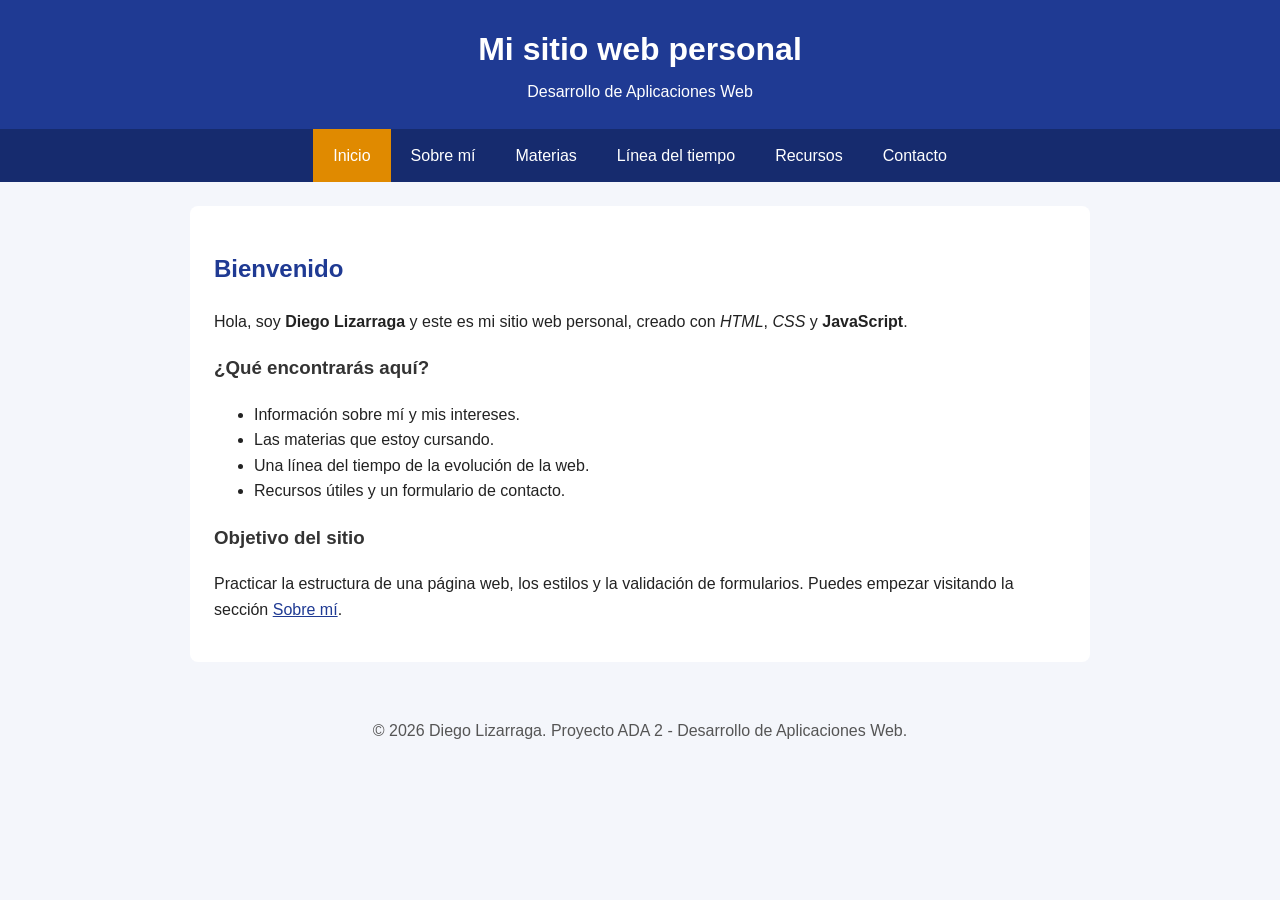
<file: index.html>
<!DOCTYPE html>
<html lang="es">
<head>
  <meta charset="utf-8">
  <meta name="viewport" content="width=device-width, initial-scale=1">
  <title>Inicio | Mi sitio web personal</title>
  <link rel="stylesheet" href="css/estilos.css">
</head>
<body>
  <header>
    <h1>Mi sitio web personal</h1>
    <p>Desarrollo de Aplicaciones Web</p>
  </header>
  <nav>
    <ul>
        <li><a href="index.html" aria-current="page">Inicio</a></li>
        <li><a href="sobre-mi.html">Sobre mí</a></li>
        <li><a href="materias.html">Materias</a></li>
        <li><a href="linea-tiempo.html">Línea del tiempo</a></li>
        <li><a href="recursos.html">Recursos</a></li>
        <li><a href="contacto.html">Contacto</a></li>
    </ul>
  </nav>
  <main>
    <h2>Bienvenido</h2>
    <p>Hola, soy <strong>Diego Lizarraga</strong> y este es mi sitio web personal, creado con <em>HTML</em>, <em>CSS</em> y <strong>JavaScript</strong>.</p>
    <h3>¿Qué encontrarás aquí?</h3>
    <ul>
      <li>Información sobre mí y mis intereses.</li>
      <li>Las materias que estoy cursando.</li>
      <li>Una línea del tiempo de la evolución de la web.</li>
      <li>Recursos útiles y un formulario de contacto.</li>
    </ul>
    <h3>Objetivo del sitio</h3>
    <p>Practicar la estructura de una página web, los estilos y la validación de formularios. Puedes empezar visitando la sección <a href="sobre-mi.html">Sobre mí</a>.</p>
  </main>
  <footer>
    <p>&copy; 2026 Diego Lizarraga. Proyecto ADA 2 - Desarrollo de Aplicaciones Web.</p>
  </footer>
</body>
</html>
</file>
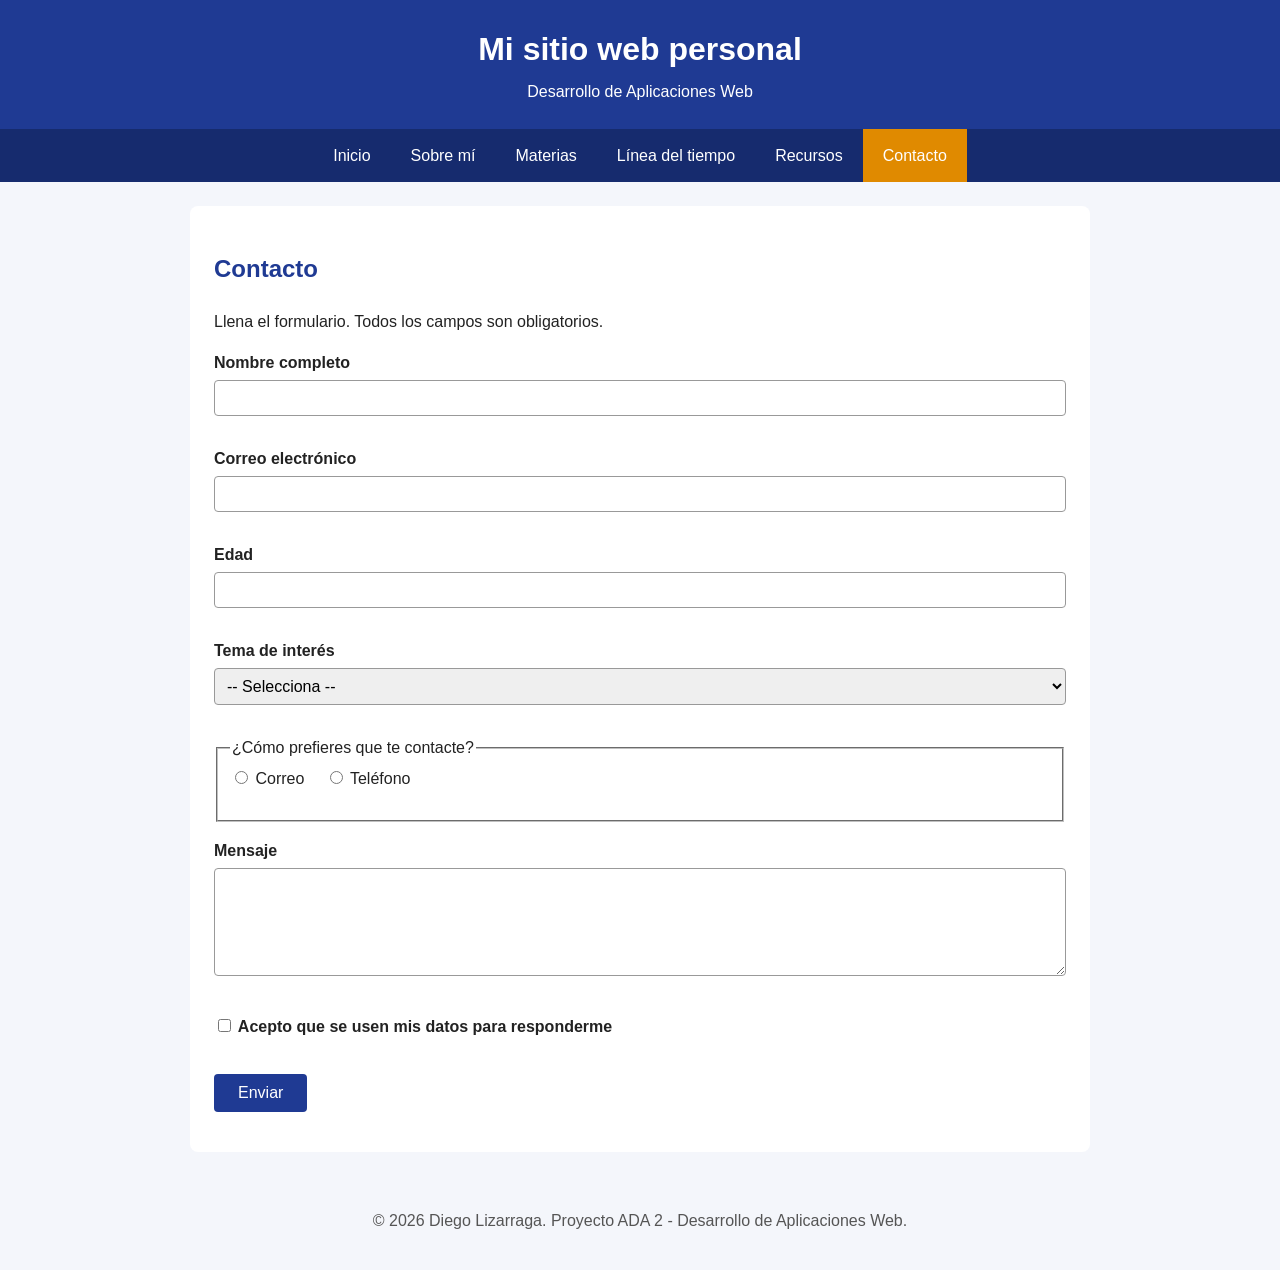
<file: contacto.html>
<!DOCTYPE html>
<html lang="es">
<head>
  <meta charset="utf-8">
  <meta name="viewport" content="width=device-width, initial-scale=1">
  <title>Contacto | Mi sitio web personal</title>
  <link rel="stylesheet" href="css/estilos.css">
</head>
<body>
  <header>
    <h1>Mi sitio web personal</h1>
    <p>Desarrollo de Aplicaciones Web</p>
  </header>
  <nav>
    <ul>
        <li><a href="index.html">Inicio</a></li>
        <li><a href="sobre-mi.html">Sobre mí</a></li>
        <li><a href="materias.html">Materias</a></li>
        <li><a href="linea-tiempo.html">Línea del tiempo</a></li>
        <li><a href="recursos.html">Recursos</a></li>
        <li><a href="contacto.html" aria-current="page">Contacto</a></li>
    </ul>
  </nav>
  <main>
    <h2>Contacto</h2>
    <p>Llena el formulario. Todos los campos son obligatorios.</p>
    <form id="formulario" action="#" method="get" novalidate>
      <div class="campo">
        <label for="nombre">Nombre completo</label>
        <input type="text" id="nombre" name="nombre">
        <span class="error" id="error-nombre"></span>
      </div>
      <div class="campo">
        <label for="correo">Correo electrónico</label>
        <input type="email" id="correo" name="correo">
        <span class="error" id="error-correo"></span>
      </div>
      <div class="campo">
        <label for="edad">Edad</label>
        <input type="number" id="edad" name="edad" min="10" max="99">
        <span class="error" id="error-edad"></span>
      </div>
      <div class="campo">
        <label for="tema">Tema de interés</label>
        <select id="tema" name="tema">
          <option value="">-- Selecciona --</option>
          <option value="html">HTML</option>
          <option value="css">CSS</option>
          <option value="js">JavaScript</option>
        </select>
        <span class="error" id="error-tema"></span>
      </div>
      <fieldset class="campo">
        <legend>¿Cómo prefieres que te contacte?</legend>
        <label><input type="radio" name="medio" value="correo"> Correo</label>
        <label><input type="radio" name="medio" value="telefono"> Teléfono</label>
        <span class="error" id="error-medio"></span>
      </fieldset>
      <div class="campo">
        <label for="mensaje">Mensaje</label>
        <textarea id="mensaje" name="mensaje" rows="5"></textarea>
        <span class="error" id="error-mensaje"></span>
      </div>
      <div class="campo">
        <label><input type="checkbox" id="acepto" name="acepto"> Acepto que se usen mis datos para responderme</label>
        <span class="error" id="error-acepto"></span>
      </div>
      <button type="submit">Enviar</button>
      <p id="resultado" class="resultado"></p>
    </form>
  </main>
  <footer>
    <p>&copy; 2026 Diego Lizarraga. Proyecto ADA 2 - Desarrollo de Aplicaciones Web.</p>
  </footer>
  <script src="js/validar.js"></script>
</body>
</html>
</file>
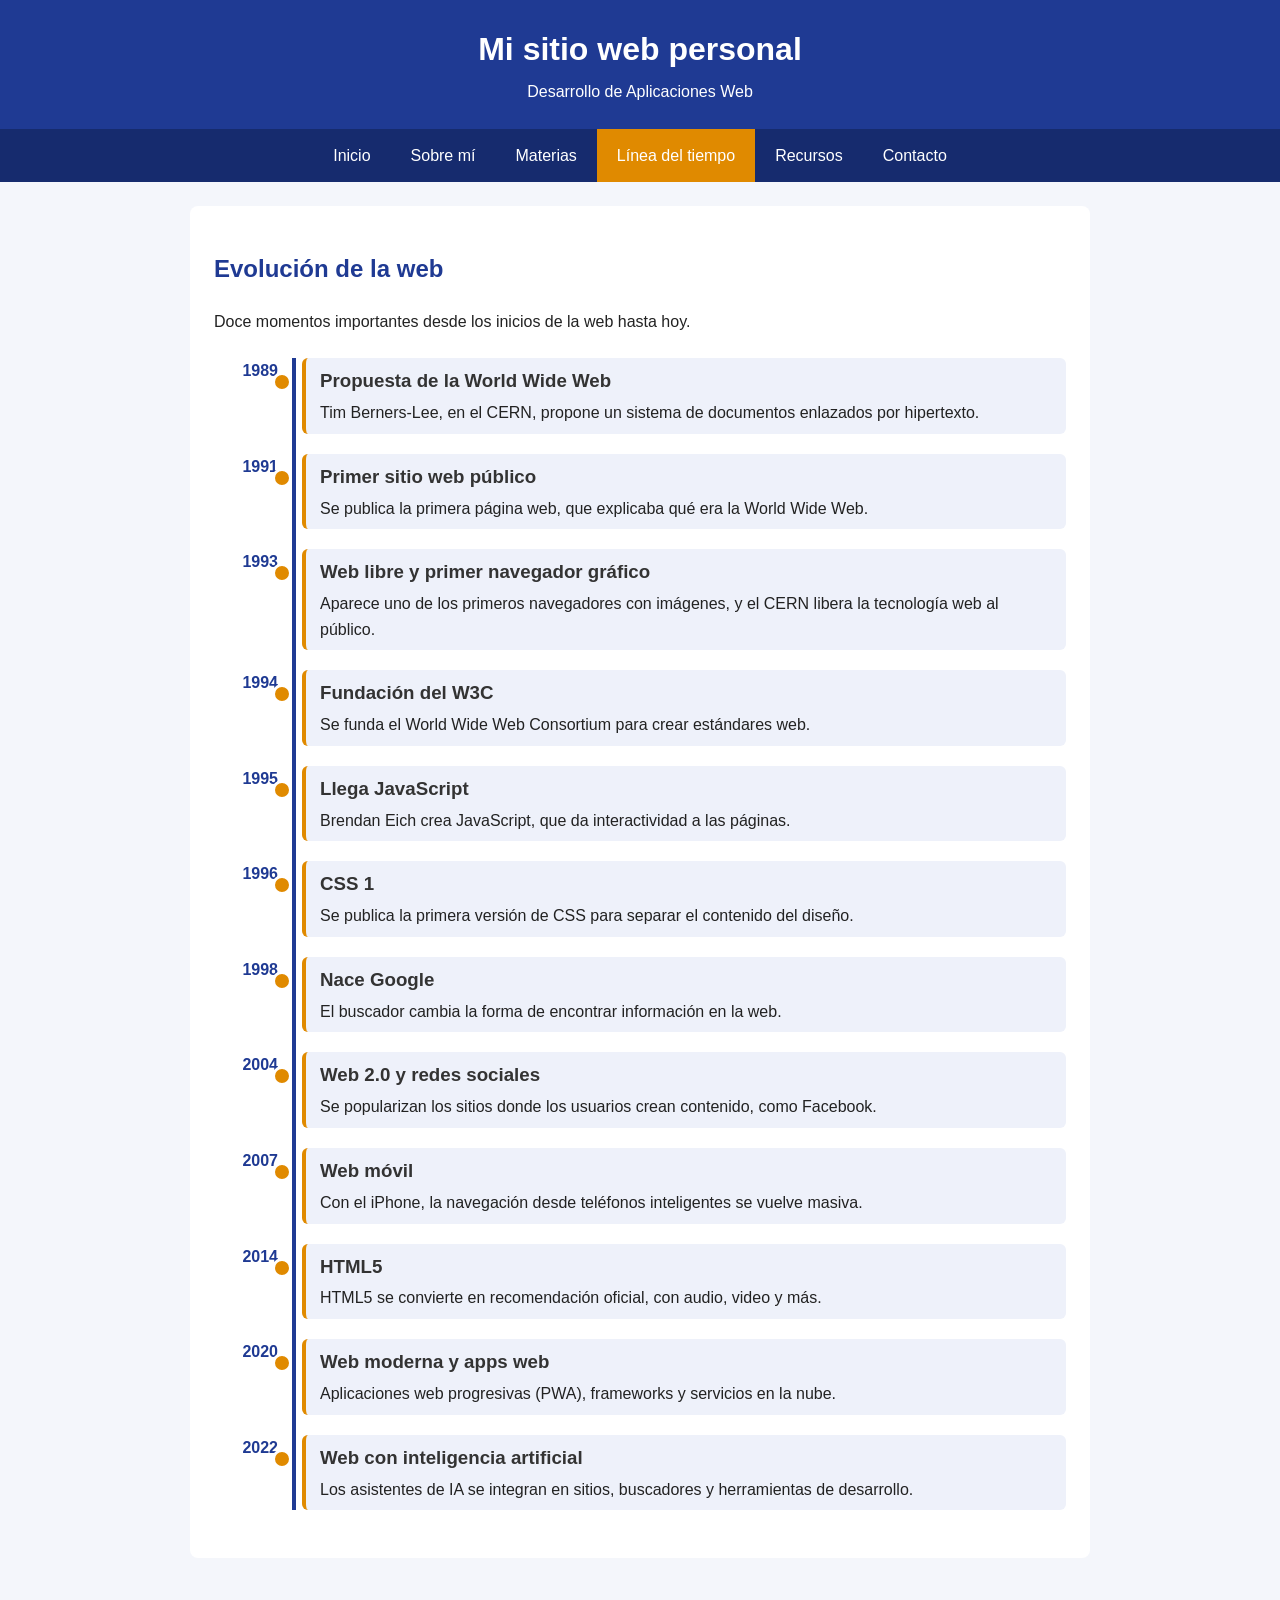
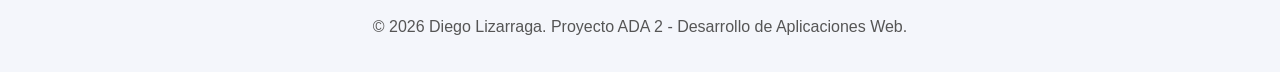
<file: linea-tiempo.html>
<!DOCTYPE html>
<html lang="es">
<head>
  <meta charset="utf-8">
  <meta name="viewport" content="width=device-width, initial-scale=1">
  <title>Línea del tiempo | Mi sitio web personal</title>
  <link rel="stylesheet" href="css/estilos.css">
</head>
<body>
  <header>
    <h1>Mi sitio web personal</h1>
    <p>Desarrollo de Aplicaciones Web</p>
  </header>
  <nav>
    <ul>
        <li><a href="index.html">Inicio</a></li>
        <li><a href="sobre-mi.html">Sobre mí</a></li>
        <li><a href="materias.html">Materias</a></li>
        <li><a href="linea-tiempo.html" aria-current="page">Línea del tiempo</a></li>
        <li><a href="recursos.html">Recursos</a></li>
        <li><a href="contacto.html">Contacto</a></li>
    </ul>
  </nav>
  <main>
    <h2>Evolución de la web</h2>
    <p>Doce momentos importantes desde los inicios de la web hasta hoy.</p>
    <ol class="timeline">
      <li>
        <span class="anio">1989</span>
        <div class="evento">
          <h3>Propuesta de la World Wide Web</h3>
          <p>Tim Berners-Lee, en el CERN, propone un sistema de documentos enlazados por hipertexto.</p>
        </div>
      </li>
      <li>
        <span class="anio">1991</span>
        <div class="evento">
          <h3>Primer sitio web público</h3>
          <p>Se publica la primera página web, que explicaba qué era la World Wide Web.</p>
        </div>
      </li>
      <li>
        <span class="anio">1993</span>
        <div class="evento">
          <h3>Web libre y primer navegador gráfico</h3>
          <p>Aparece uno de los primeros navegadores con imágenes, y el CERN libera la tecnología web al público.</p>
        </div>
      </li>
      <li>
        <span class="anio">1994</span>
        <div class="evento">
          <h3>Fundación del W3C</h3>
          <p>Se funda el World Wide Web Consortium para crear estándares web.</p>
        </div>
      </li>
      <li>
        <span class="anio">1995</span>
        <div class="evento">
          <h3>Llega JavaScript</h3>
          <p>Brendan Eich crea JavaScript, que da interactividad a las páginas.</p>
        </div>
      </li>
      <li>
        <span class="anio">1996</span>
        <div class="evento">
          <h3>CSS 1</h3>
          <p>Se publica la primera versión de CSS para separar el contenido del diseño.</p>
        </div>
      </li>
      <li>
        <span class="anio">1998</span>
        <div class="evento">
          <h3>Nace Google</h3>
          <p>El buscador cambia la forma de encontrar información en la web.</p>
        </div>
      </li>
      <li>
        <span class="anio">2004</span>
        <div class="evento">
          <h3>Web 2.0 y redes sociales</h3>
          <p>Se popularizan los sitios donde los usuarios crean contenido, como Facebook.</p>
        </div>
      </li>
      <li>
        <span class="anio">2007</span>
        <div class="evento">
          <h3>Web móvil</h3>
          <p>Con el iPhone, la navegación desde teléfonos inteligentes se vuelve masiva.</p>
        </div>
      </li>
      <li>
        <span class="anio">2014</span>
        <div class="evento">
          <h3>HTML5</h3>
          <p>HTML5 se convierte en recomendación oficial, con audio, video y más.</p>
        </div>
      </li>
      <li>
        <span class="anio">2020</span>
        <div class="evento">
          <h3>Web moderna y apps web</h3>
          <p>Aplicaciones web progresivas (PWA), frameworks y servicios en la nube.</p>
        </div>
      </li>
      <li>
        <span class="anio">2022</span>
        <div class="evento">
          <h3>Web con inteligencia artificial</h3>
          <p>Los asistentes de IA se integran en sitios, buscadores y herramientas de desarrollo.</p>
        </div>
      </li>
    </ol>
  </main>
  <footer>
    <p>&copy; 2026 Diego Lizarraga. Proyecto ADA 2 - Desarrollo de Aplicaciones Web.</p>
  </footer>
</body>
</html>
</file>
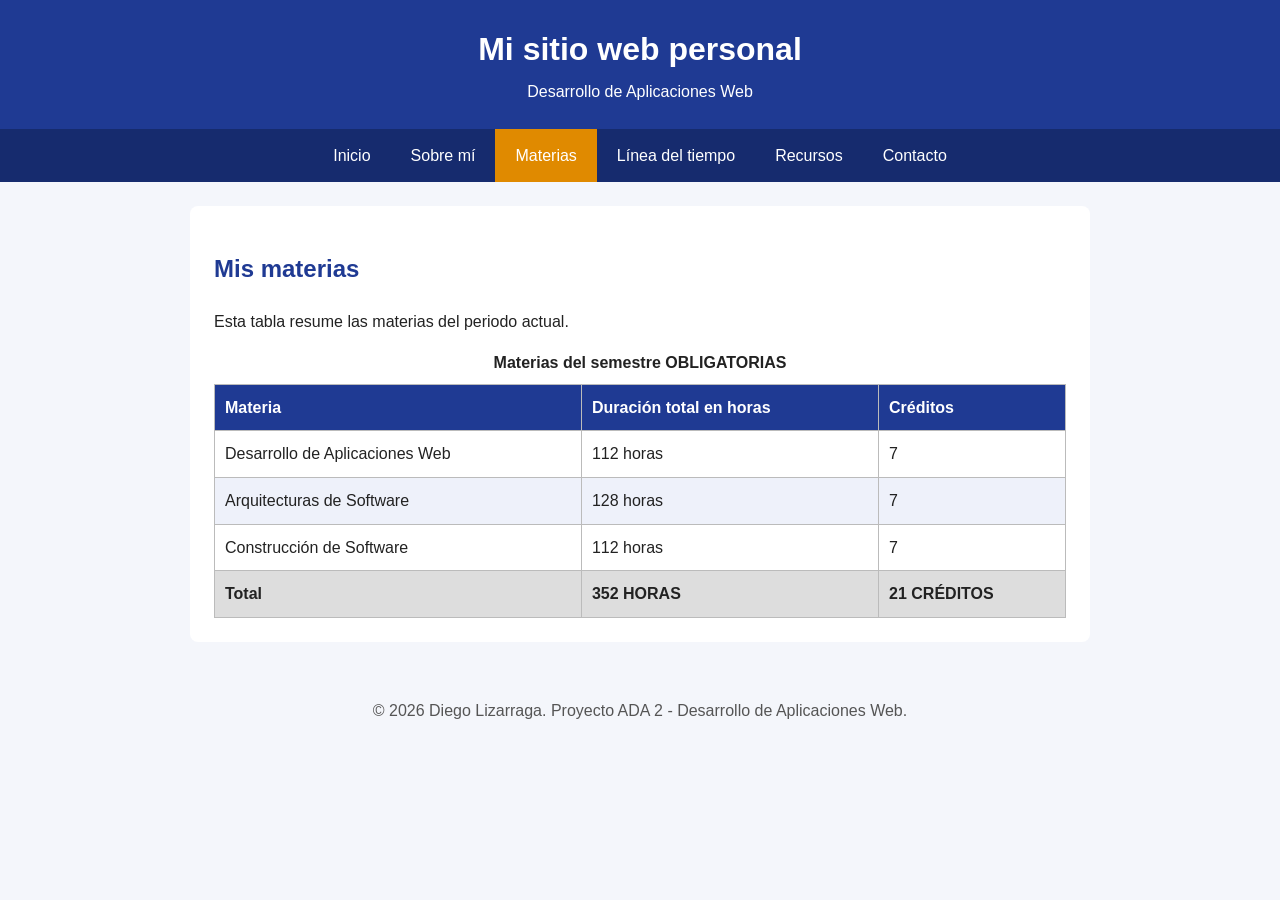
<file: materias.html>
<!DOCTYPE html>
<html lang="es">
<head>
  <meta charset="utf-8">
  <meta name="viewport" content="width=device-width, initial-scale=1">
  <title>Materias | Mi sitio web personal</title>
  <link rel="stylesheet" href="css/estilos.css">
</head>
<body>
  <header>
    <h1>Mi sitio web personal</h1>
    <p>Desarrollo de Aplicaciones Web</p>
  </header>
  <nav>
    <ul>
        <li><a href="index.html">Inicio</a></li>
        <li><a href="sobre-mi.html">Sobre mí</a></li>
        <li><a href="materias.html" aria-current="page">Materias</a></li>
        <li><a href="linea-tiempo.html">Línea del tiempo</a></li>
        <li><a href="recursos.html">Recursos</a></li>
        <li><a href="contacto.html">Contacto</a></li>
    </ul>
  </nav>
  <main>
    <h2>Mis materias</h2>
    <p>Esta tabla resume las materias del periodo actual.</p>
    <div class="tabla-scroll">
    <table>
      <caption>Materias del semestre OBLIGATORIAS</caption>
      <thead>
        <tr>
          <th scope="col">Materia</th>
          <th scope="col">Duración total en horas</th>
          <th scope="col">Créditos</th>
        </tr>
      </thead>
      <tbody>
        <tr>
          <td>Desarrollo de Aplicaciones Web</td>
          <td>112 horas</td>
          <td>7</td>
        </tr>
        <tr>
          <td>Arquitecturas de Software</td>
          <td>128 horas</td>
          <td>7</td>
        </tr>
        <tr>
          <td>Construcción de Software</td>
          <td>112 horas</td>
          <td>7</td>
        </tr>
      </tbody>
      <tfoot>
        <tr>
          <th scope="row">Total</th>
          <td>352 HORAS</td>
          <td>21 CRÉDITOS</td>
        </tr>
      </tfoot>
    </table>
    </div>
  </main>
  <footer>
    <p>&copy; 2026 Diego Lizarraga. Proyecto ADA 2 - Desarrollo de Aplicaciones Web.</p>
  </footer>
</body>
</html>
</file>
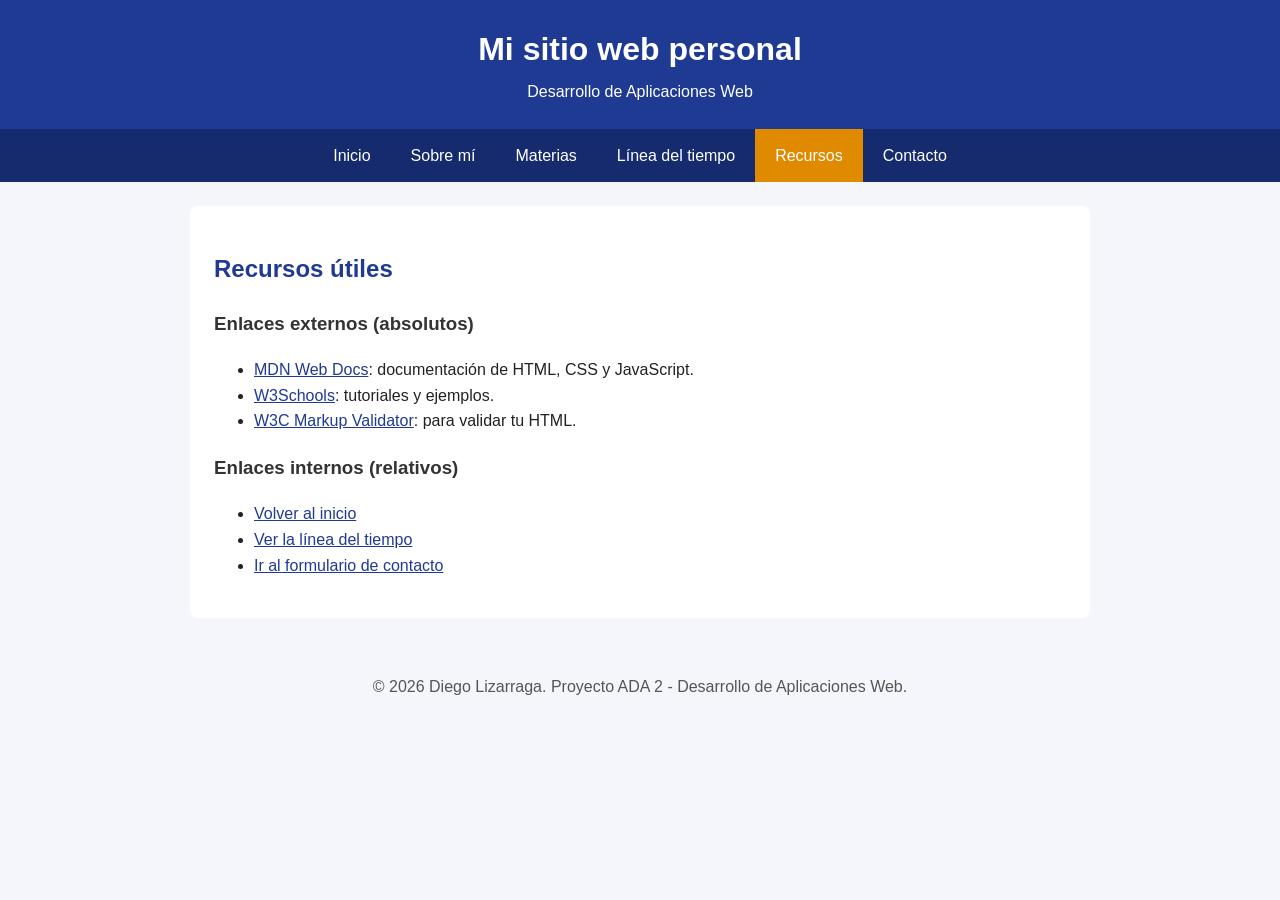
<file: recursos.html>
<!DOCTYPE html>
<html lang="es">
<head>
  <meta charset="utf-8">
  <meta name="viewport" content="width=device-width, initial-scale=1">
  <title>Recursos | Mi sitio web personal</title>
  <link rel="stylesheet" href="css/estilos.css">
</head>
<body>
  <header>
    <h1>Mi sitio web personal</h1>
    <p>Desarrollo de Aplicaciones Web</p>
  </header>
  <nav>
    <ul>
        <li><a href="index.html">Inicio</a></li>
        <li><a href="sobre-mi.html">Sobre mí</a></li>
        <li><a href="materias.html">Materias</a></li>
        <li><a href="linea-tiempo.html">Línea del tiempo</a></li>
        <li><a href="recursos.html" aria-current="page">Recursos</a></li>
        <li><a href="contacto.html">Contacto</a></li>
    </ul>
  </nav>
  <main>
    <h2>Recursos útiles</h2>
    <h3>Enlaces externos (absolutos)</h3>
    <ul>
      <li><a href="https://developer.mozilla.org/es/" target="_blank" rel="noopener">MDN Web Docs</a>: documentación de HTML, CSS y JavaScript.</li>
      <li><a href="https://www.w3schools.com/" target="_blank" rel="noopener">W3Schools</a>: tutoriales y ejemplos.</li>
      <li><a href="https://validator.w3.org/" target="_blank" rel="noopener">W3C Markup Validator</a>: para validar tu HTML.</li>
    </ul>
    <h3>Enlaces internos (relativos)</h3>
    <ul>
      <li><a href="index.html">Volver al inicio</a></li>
      <li><a href="linea-tiempo.html">Ver la línea del tiempo</a></li>
      <li><a href="contacto.html">Ir al formulario de contacto</a></li>
    </ul>
  </main>
  <footer>
    <p>&copy; 2026 Diego Lizarraga. Proyecto ADA 2 - Desarrollo de Aplicaciones Web.</p>
  </footer>
</body>
</html>
</file>
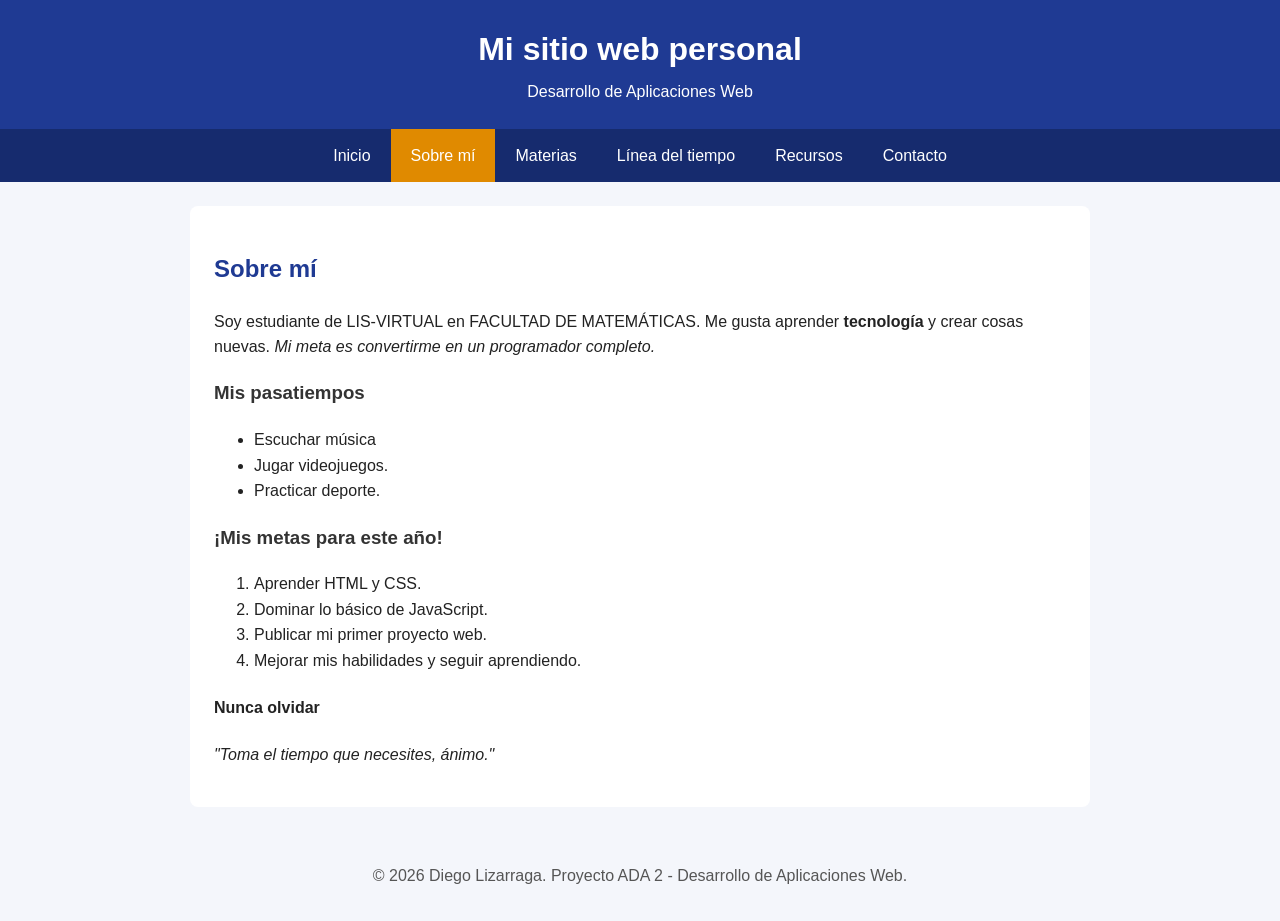
<file: sobre-mi.html>
<!DOCTYPE html>
<html lang="es">
<head>
  <meta charset="utf-8">
  <meta name="viewport" content="width=device-width, initial-scale=1">
  <title>Sobre mí | Mi sitio web personal</title>
  <link rel="stylesheet" href="css/estilos.css">
</head>
<body>
  <header>
    <h1>Mi sitio web personal</h1>
    <p>Desarrollo de Aplicaciones Web</p>
  </header>
  <nav>
    <ul>
        <li><a href="index.html">Inicio</a></li>
        <li><a href="sobre-mi.html" aria-current="page">Sobre mí</a></li>
        <li><a href="materias.html">Materias</a></li>
        <li><a href="linea-tiempo.html">Línea del tiempo</a></li>
        <li><a href="recursos.html">Recursos</a></li>
        <li><a href="contacto.html">Contacto</a></li>
    </ul>
  </nav>
  <main>
    <h2>Sobre mí</h2>
    <p>Soy estudiante de LIS-VIRTUAL en FACULTAD DE MATEMÁTICAS. Me gusta aprender <strong>tecnología</strong> y crear cosas nuevas. <em>Mi meta es convertirme en un programador completo.</em></p>
    <h3>Mis pasatiempos</h3>
    <ul>
      <li>Escuchar música</li>
      <li>Jugar videojuegos.</li>
      <li>Practicar deporte.</li>
    </ul>
    <h3>¡Mis metas para este año!</h3>
    <ol>
      <li>Aprender HTML y CSS.</li>
      <li>Dominar lo básico de JavaScript.</li>
      <li>Publicar mi primer proyecto web.</li>
      <li>Mejorar mis habilidades y seguir aprendiendo.</li>
    </ol>
    <h4>Nunca olvidar</h4>
    <p><em>"Toma el tiempo que necesites, ánimo."</em></p>
  </main>
  <footer>
    <p>&copy; 2026 Diego Lizarraga. Proyecto ADA 2 - Desarrollo de Aplicaciones Web.</p>
  </footer>
</body>
</html>
</file>
<file: css/estilos.css>
* { box-sizing: border-box; }
body {
  margin: 0;
  font-family: Arial, Helvetica, sans-serif;
  line-height: 1.6;
  color: #222;
  background: #f4f6fb;
}
header {
  background: #1f3a93;
  color: #fff;
  text-align: center;
  padding: 24px 16px;
}
header h1 { margin: 0; }
header p { margin: 4px 0 0; }

nav { background: #162b6e; }
nav ul {
  list-style: none;          
  margin: 0;
  padding: 0;
  display: flex;             
  flex-wrap: wrap;
  justify-content: center;
}
nav a {
  display: block;
  padding: 14px 20px;
  color: #fff;
  text-decoration: none;
  transition: background 0.2s;
}
nav a:hover,
nav a:focus { background: #3f5fd0; }          
nav a[aria-current="page"] { background: #e08a00; }  

main {
  max-width: 900px;
  margin: 24px auto;
  padding: 24px;
  background: #fff;
  border-radius: 8px;
}
h2 { color: #1f3a93; }
h3 { color: #333; }
a { color: #1f3a93; }
footer {
  text-align: center;
  padding: 16px;
  color: #555;
}

.tabla-scroll { overflow-x: auto; }
table { width: 100%; border-collapse: collapse; }
caption { font-weight: bold; margin-bottom: 8px; }
th, td { border: 1px solid #bbb; padding: 10px; text-align: left; }
thead th { background: #1f3a93; color: #fff; }
tbody tr:nth-child(even) { background: #eef1fa; }
tfoot th, tfoot td { background: #ddd; font-weight: bold; }

.timeline {
  list-style: none;
  padding: 0;
  margin: 24px 0;
  position: relative;
}
.timeline::before {            
  content: "";
  position: absolute;
  left: 78px;
  top: 0;
  bottom: 0;
  width: 4px;
  background: #1f3a93;
}
.timeline li {
  display: flex;
  gap: 24px;
  margin-bottom: 20px;
  position: relative;
}
.anio {
  flex: 0 0 64px;
  text-align: right;
  font-weight: bold;
  color: #1f3a93;
}
.evento {
  background: #eef1fa;
  border-left: 4px solid #e08a00;
  padding: 8px 14px;
  border-radius: 6px;
  flex: 1;
  position: relative;
}
.evento::before {             
  content: "";
  position: absolute;
  left: -34px;
  top: 14px;
  width: 14px;
  height: 14px;
  background: #e08a00;
  border: 3px solid #fff;
  border-radius: 50%;
}
.evento h3 { margin: 0 0 4px; }
.evento p { margin: 0; }

.campo { margin-bottom: 16px; }
label { display: block; font-weight: bold; margin-bottom: 4px; }
fieldset label, .campo label input[type="checkbox"] { font-weight: normal; }
fieldset label { display: inline-block; margin-right: 16px; }
input[type="text"], input[type="email"], input[type="number"],
select, textarea {
  width: 100%;
  padding: 8px;
  border: 1px solid #999;
  border-radius: 4px;
  font-size: 1rem;
}
.error { display: block; color: #c0392b; font-size: 0.9rem; min-height: 1em; }
.invalido { border-color: #c0392b !important; }
button {
  background: #1f3a93;
  color: #fff;
  border: none;
  padding: 10px 24px;
  border-radius: 4px;
  font-size: 1rem;
  cursor: pointer;
}
button:hover { background: #3f5fd0; }
.resultado { color: #1e8449; font-weight: bold; }

@media (max-width: 600px) {
  .timeline::before { left: 58px; }
  .anio { flex-basis: 44px; font-size: 0.9rem; }
  .evento::before { left: -34px; }
}
</file>
